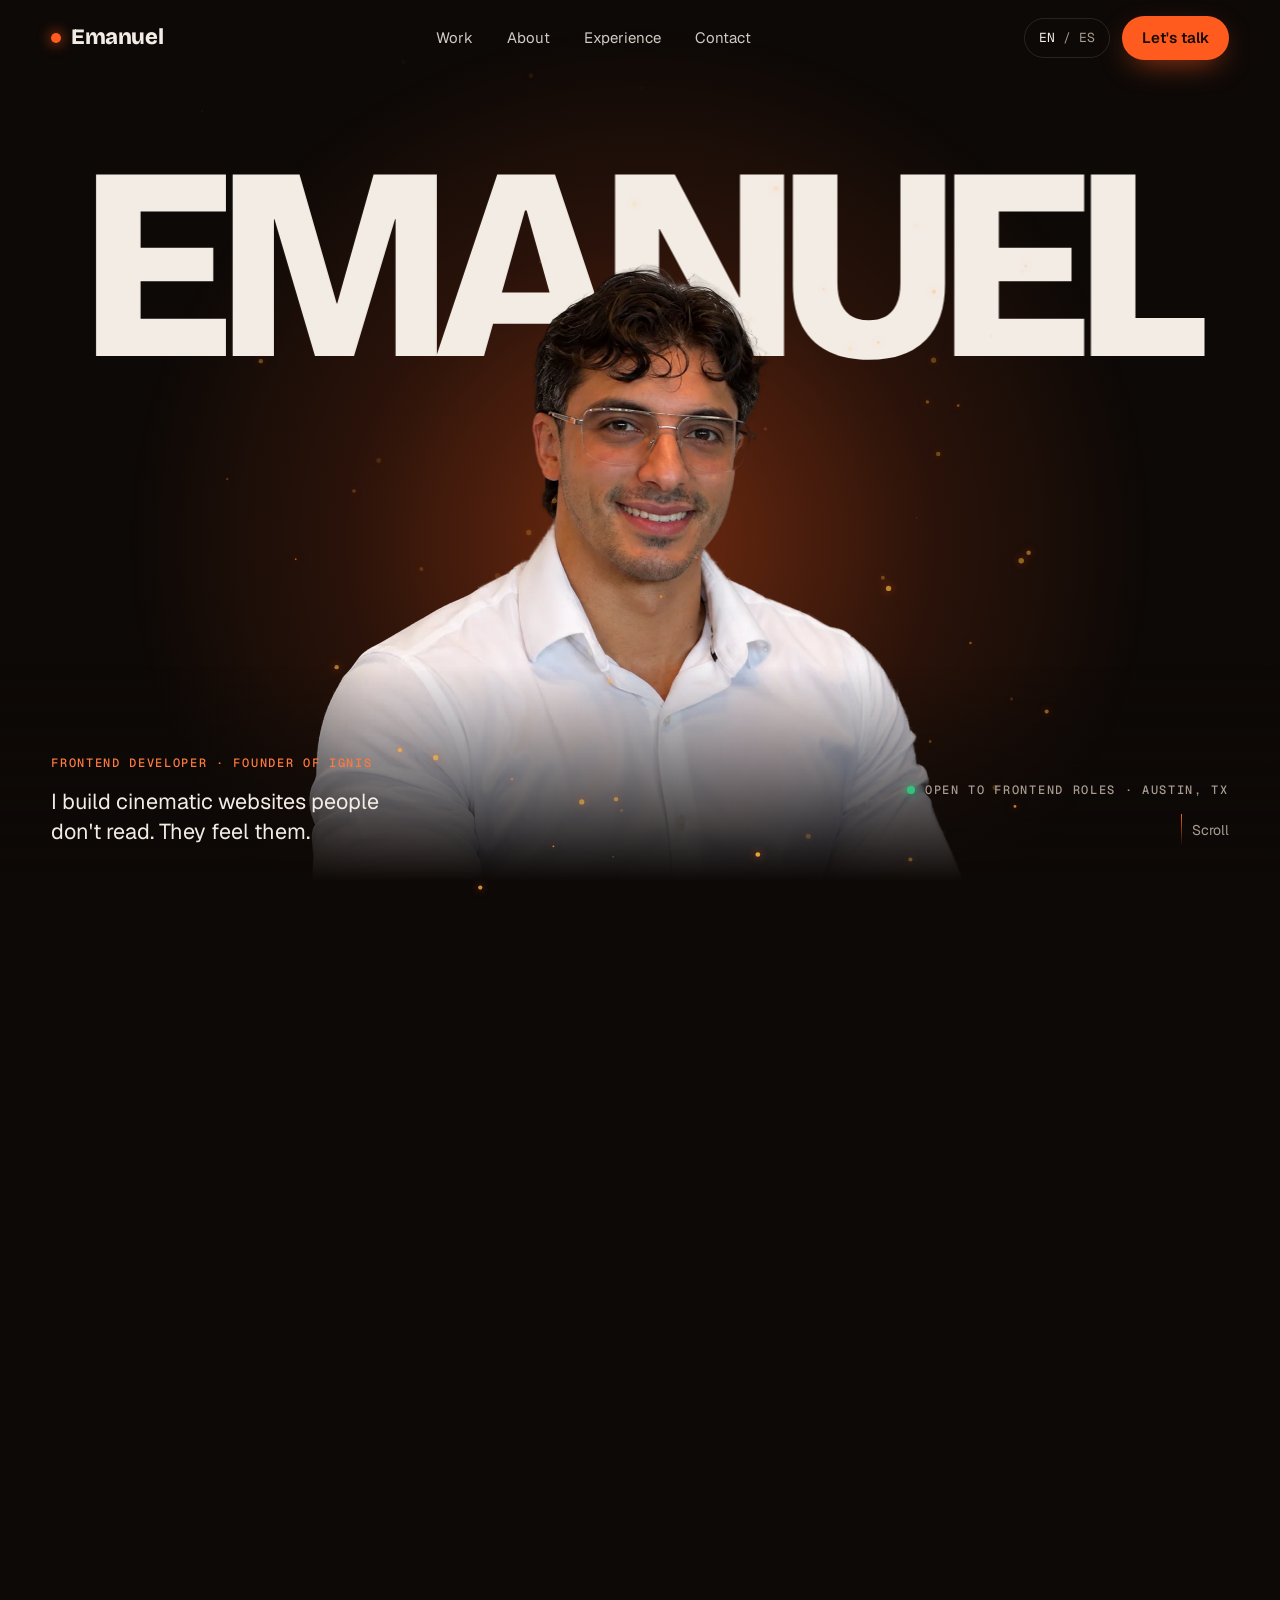
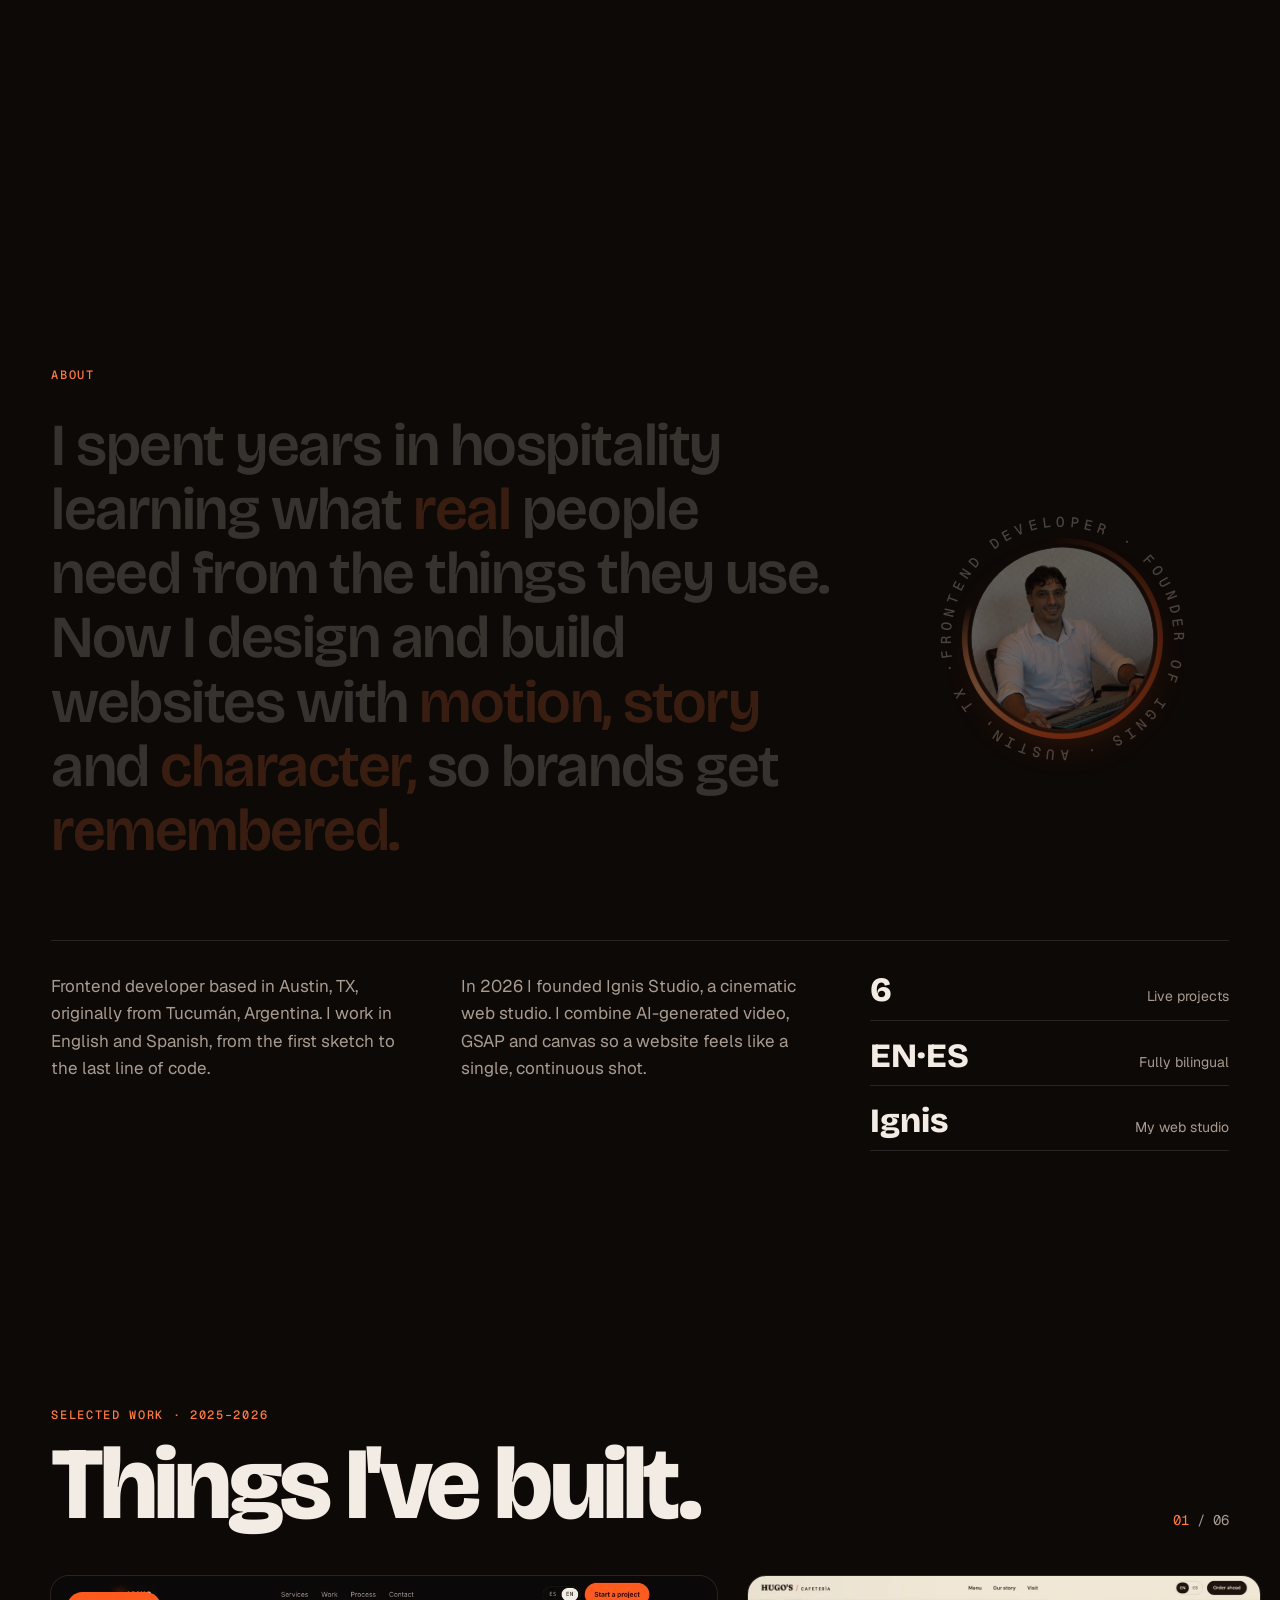
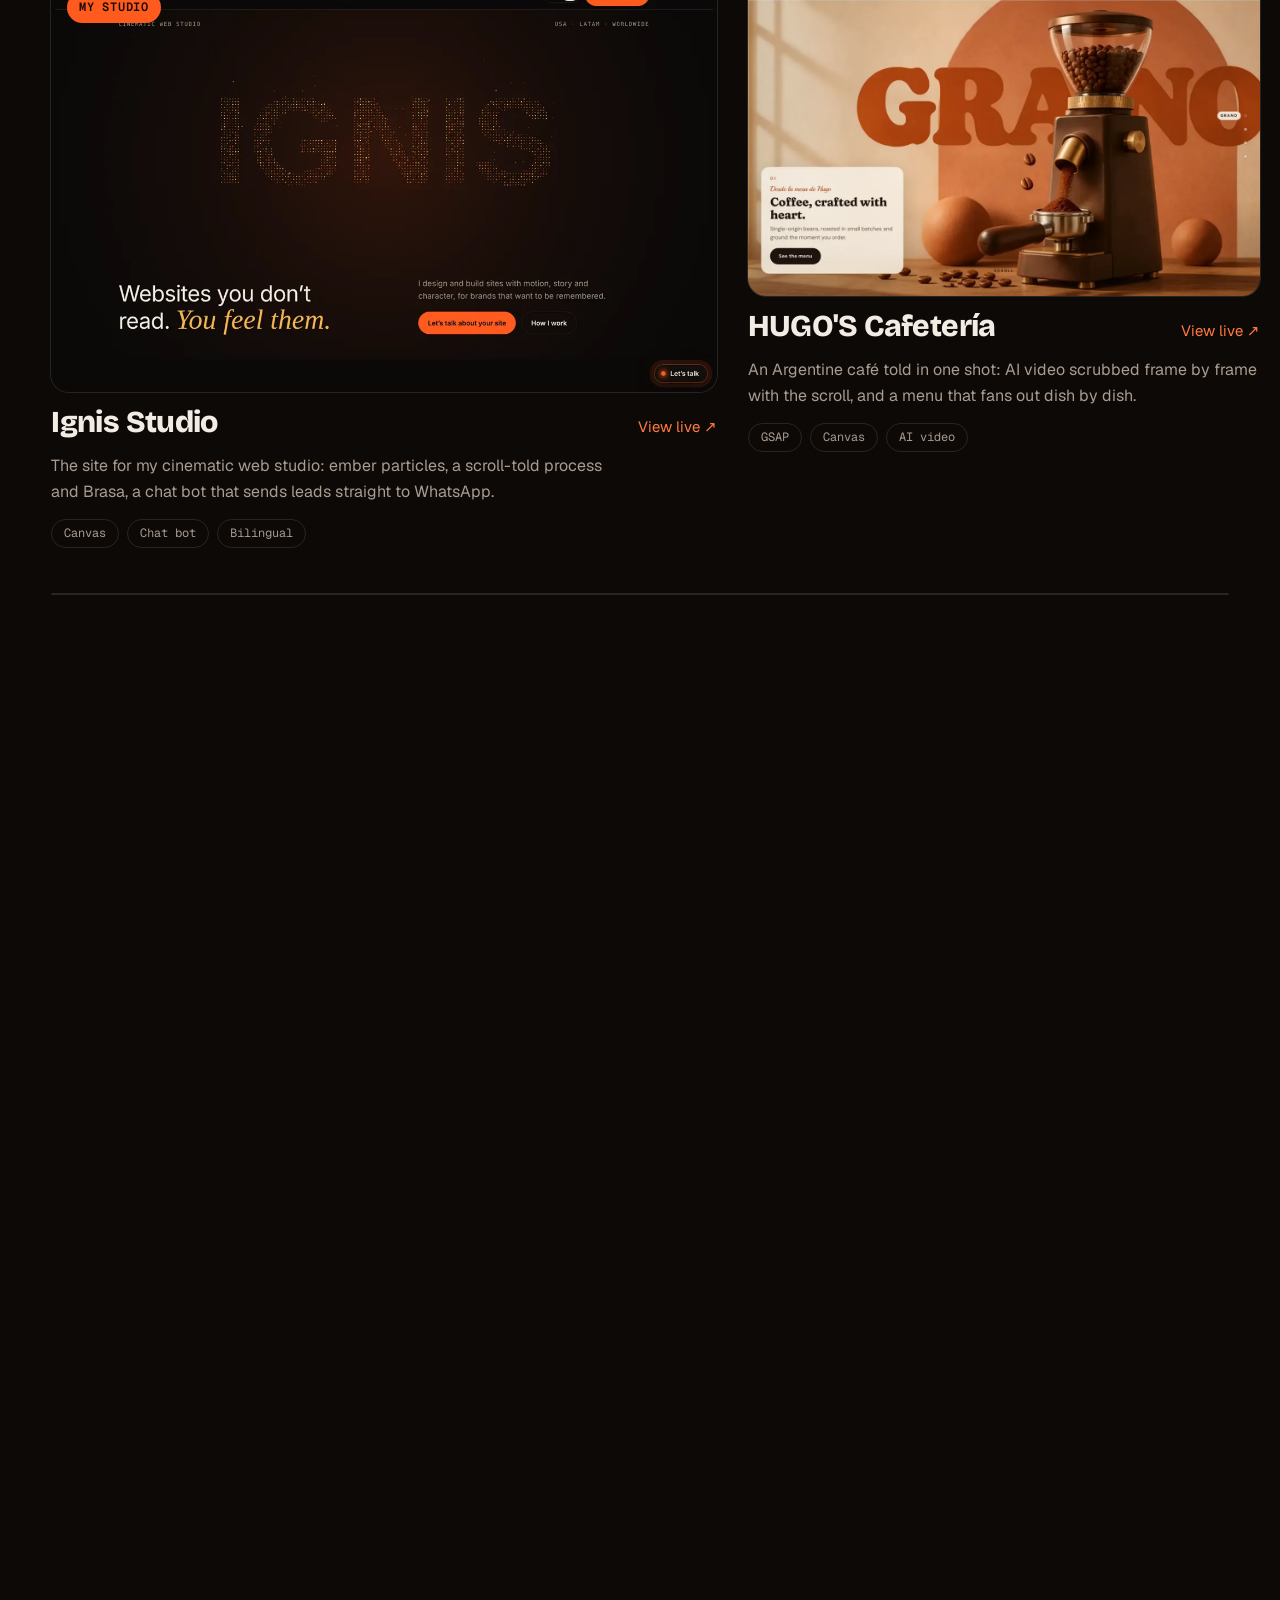
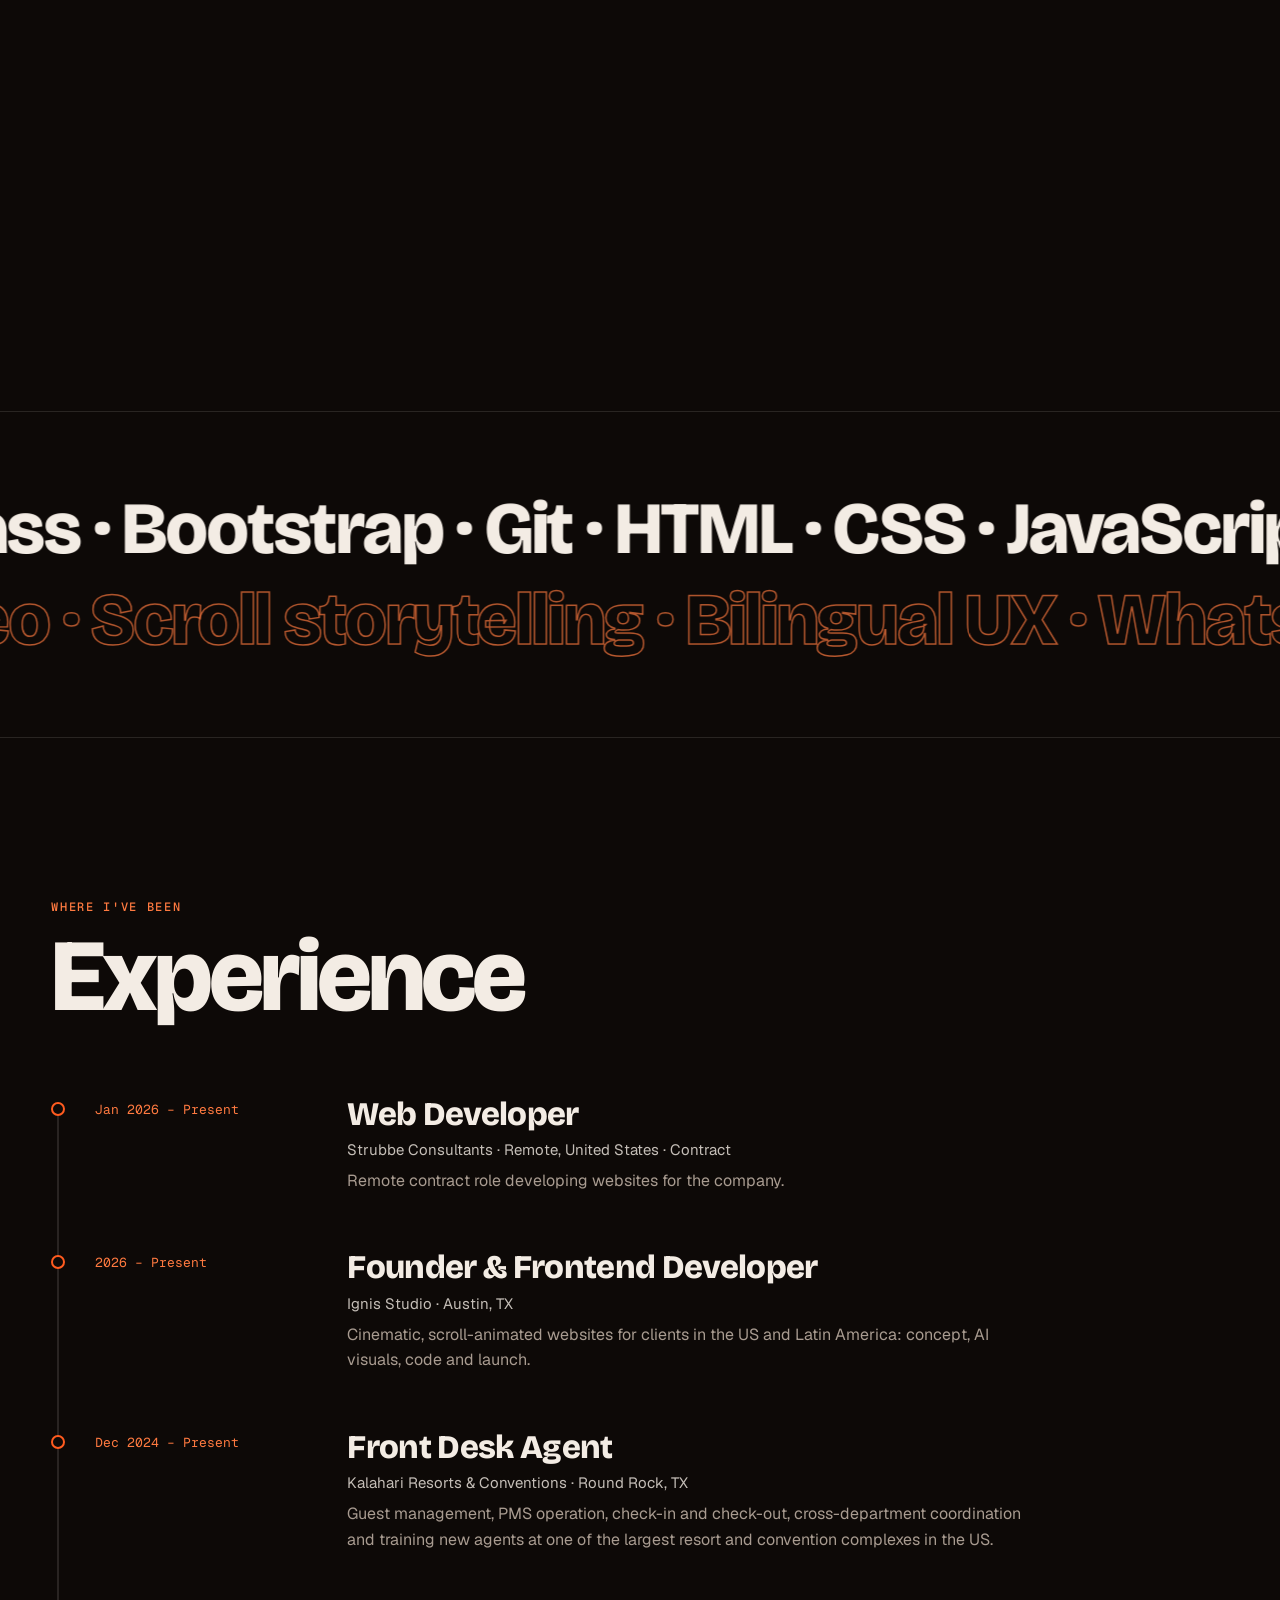
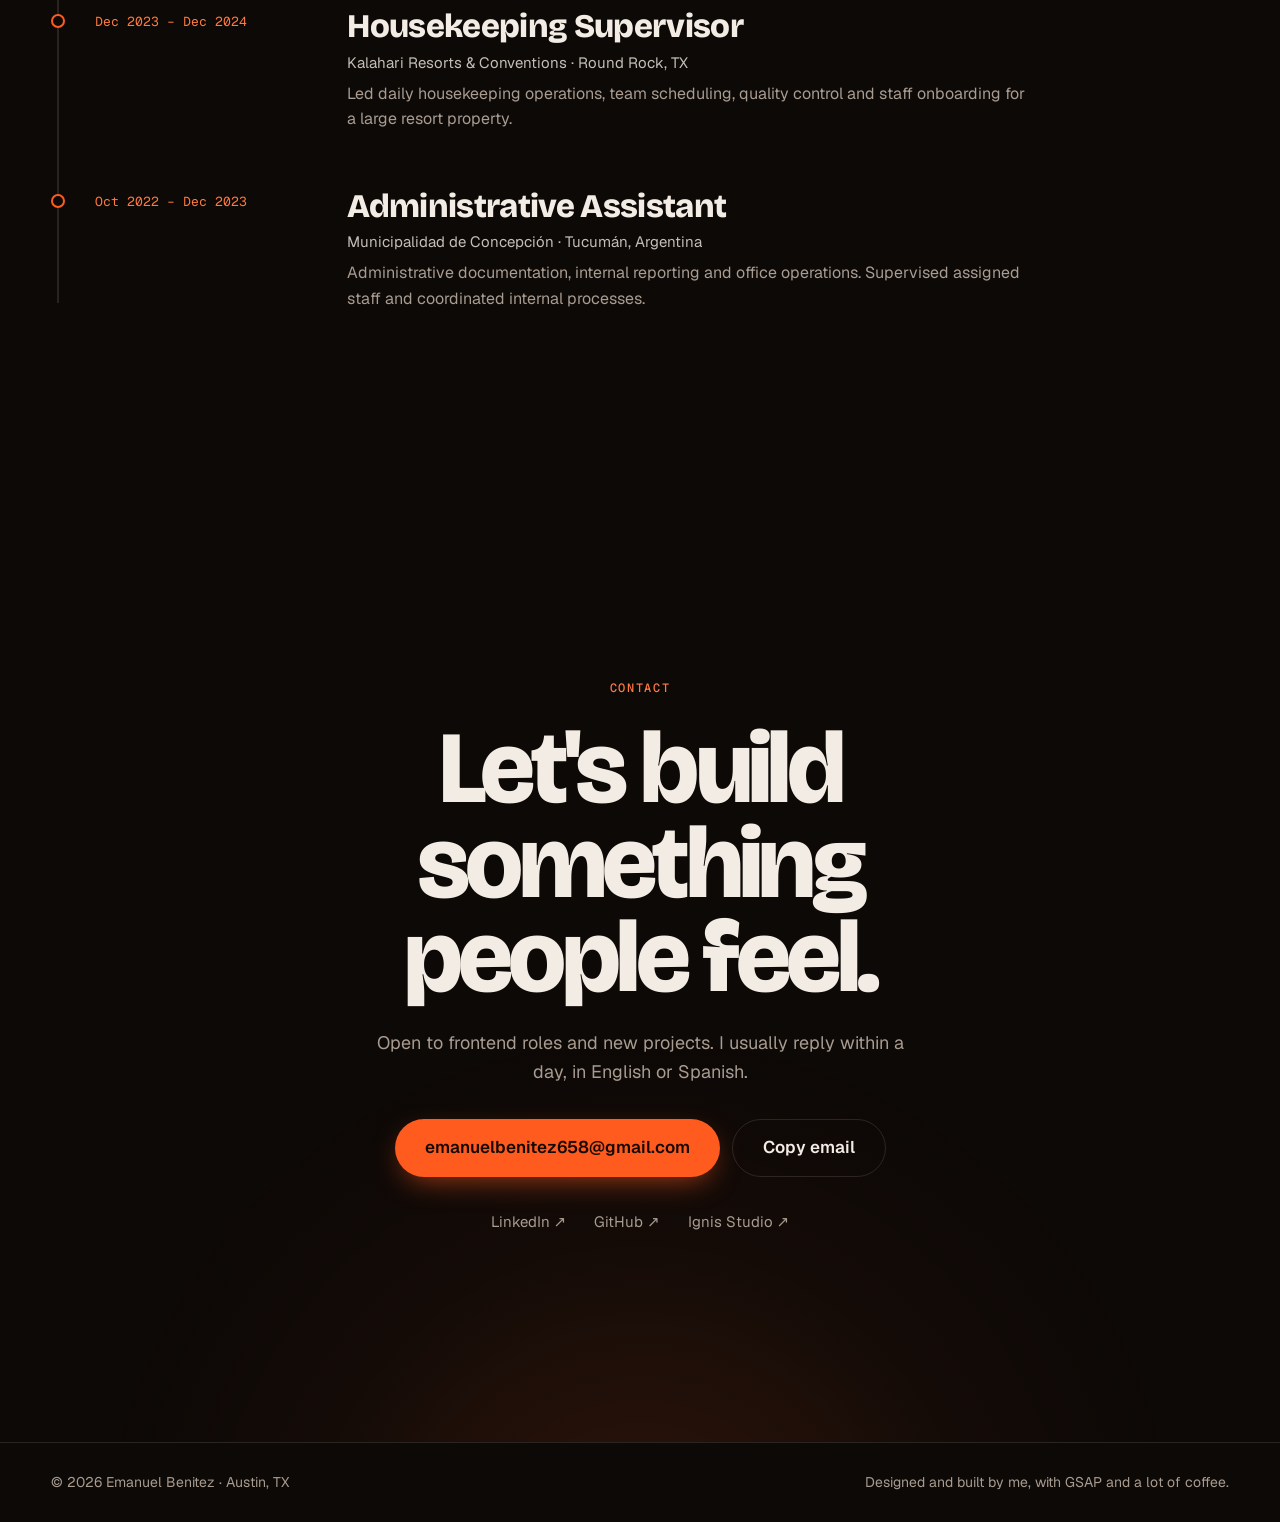
<file: index.html>
<!DOCTYPE html>
<html lang="en" class="no-js">
<head>
  <meta charset="utf-8">
  <meta name="viewport" content="width=device-width, initial-scale=1, viewport-fit=cover">
  <title>Emanuel Benitez · Frontend Developer & Founder of Ignis</title>
  <meta name="description" content="Frontend developer in Austin, TX and founder of Ignis Studio. I build cinematic websites people feel. Bilingual EN/ES.">
  <meta name="theme-color" content="#0D0907">
  <meta property="og:title" content="Emanuel Benitez · Frontend Developer">
  <meta property="og:description" content="I build cinematic websites people don't read. They feel them.">
  <meta property="og:image" content="https://fenix-emanuel.github.io/Curriculum/img/og.jpg">
  <meta name="twitter:card" content="summary_large_image">
  <link rel="icon" href="img/favicon.svg" type="image/svg+xml">
  <link rel="preload" as="font" type="font/woff2" href="fonts/bricolage.woff2" crossorigin>
  <link rel="preload" as="image" href="img/emanuel.webp">
  <link rel="stylesheet" href="styles.css">
</head>
<body>
  <a class="skip" href="#main" data-i18n="skip">Skip to content</a>

  <!-- ============ Header ============ -->
  <header class="header">
    <a class="logo" href="#top" aria-label="Emanuel Benitez, home"><span class="logo__dot"></span>Emanuel</a>
    <nav class="nav" id="nav" aria-label="Main">
      <a href="#work" data-i18n="navWork">Work</a>
      <a href="#about" data-i18n="navAbout">About</a>
      <a href="#experience" data-i18n="navExp">Experience</a>
      <a href="#contact" data-i18n="navContact">Contact</a>
    </nav>
    <div class="header__end">
      <button class="lang" id="lang" type="button" aria-label="Cambiar a español"><span data-l="en">EN</span> / <span data-l="es">ES</span></button>
      <a class="btn btn--ember btn--sm" href="#contact" data-i18n="talk">Let's talk</a>
    </div>
  </header>

  <main id="main">
    <!-- ============ Hero: nombre gigante detrás de la foto ============
         Al hacer scroll el nombre se abre hacia los costados y la foto se aleja. -->
    <section class="hero" id="top" aria-labelledby="heroName">
      <div class="hero__pin">
        <div class="hero__glow" aria-hidden="true"></div>
        <canvas class="hero__embers" id="embers" aria-hidden="true"></canvas>
        <h1 class="hero__name" id="heroName" aria-label="Emanuel Benitez">
          <span class="hero__half hero__half--l" aria-hidden="true">EMA</span><span class="hero__half hero__half--r" aria-hidden="true">NUEL</span>
        </h1>
        <picture class="hero__photo">
          <source media="(max-width: 700px)" srcset="img/emanuel-sm.webp">
          <img src="img/emanuel.webp" alt="Emanuel Benitez smiling, wearing a white shirt and glasses" width="1182" height="1133">
        </picture>
        <div class="hero__fade" aria-hidden="true"></div>

        <div class="hero__intro">
          <p class="kicker" data-i18n="heroKicker">Frontend developer · Founder of Ignis</p>
          <p class="hero__line" data-i18n="heroLine">I build cinematic websites people don't read. They feel them.</p>
        </div>
        <div class="hero__meta">
          <p class="kicker kicker--muted"><span class="status"></span><span data-i18n="heroStatus">Open to frontend roles · Austin, TX</span></p>
          <p class="scroll-cue" aria-hidden="true"><i></i><span data-i18n="scroll">Scroll</span></p>
        </div>
      </div>
    </section>

    <!-- ============ Manifiesto: las palabras se encienden con el scroll ============ -->
    <section class="about" id="about" aria-labelledby="aboutTitle">
      <div class="wrap">
        <p class="kicker" id="aboutTitle" data-i18n="aboutKicker">About</p>
        <div class="about__top">
          <p class="manifesto" data-split data-i18n="manifesto">I spent years in hospitality learning what real people need from the things they use. Now I design and build websites with motion, story and character, so brands get remembered.</p>
          <!-- Retrato en círculo: anillo de brasa y texto que gira alrededor -->
          <figure class="portrait">
            <span class="portrait__ring" aria-hidden="true"></span>
            <svg class="portrait__text" viewBox="0 0 200 200" aria-hidden="true"><defs><path id="ringPath" d="M100,100 m-86,0 a86,86 0 1,1 172,0 a86,86 0 1,1 -172,0"/></defs><text><textPath href="#ringPath" textLength="536" lengthAdjust="spacing" data-i18n="ringText">FRONTEND DEVELOPER · FOUNDER OF IGNIS · AUSTIN, TX ·</textPath></text></svg>
            <img class="portrait__img" src="img/emanuel-desk.webp" alt="Emanuel Benitez smiling at his desk, hands on the keyboard" width="900" height="900" loading="lazy">
          </figure>
        </div>
        <div class="about__grid">
          <p class="about__text" data-i18n="about1">Frontend developer based in Austin, TX, originally from Tucumán, Argentina. I work in English and Spanish, from the first sketch to the last line of code.</p>
          <p class="about__text" data-i18n="about2">In 2026 I founded Ignis Studio, a cinematic web studio. I combine AI-generated video, GSAP and canvas so a website feels like a single, continuous shot.</p>
          <dl class="stats">
            <div><dt>6</dt><dd data-i18n="stat1">Live projects</dd></div>
            <div><dt>EN·ES</dt><dd data-i18n="stat2">Fully bilingual</dd></div>
            <div><dt>Ignis</dt><dd data-i18n="stat3">My web studio</dd></div>
          </dl>
        </div>
      </div>
    </section>

    <!-- ============ Proyectos: fila horizontal que avanza con el scroll ============ -->
    <section class="work" id="work" aria-labelledby="workTitle">
      <div class="work__pin">
        <div class="work__head">
          <div>
            <p class="kicker" data-i18n="workKicker">Selected work · 2025–2026</p>
            <h2 class="title" id="workTitle" data-i18n="workTitle">Things I've built.</h2>
          </div>
          <p class="work__count" aria-hidden="true"><span id="workNow">01</span> / 06</p>
        </div>
        <div class="work__track" id="workTrack">
          <article class="proj proj--feature">
            <a class="proj__frame" href="https://theignisstudio.com" target="_blank" rel="noopener">
              <img src="img/work/ignis.webp" alt="Ignis Studio website" width="1200" height="750" loading="lazy">
              <span class="badge" data-i18n="featured">My studio</span>
            </a>
            <div class="proj__meta">
              <h3>Ignis Studio</h3>
              <a href="https://theignisstudio.com" target="_blank" rel="noopener" data-i18n="live">View live ↗</a>
            </div>
            <p data-i18n="pIgnis">The site for my cinematic web studio: ember particles, a scroll-told process and Brasa, a chat bot that sends leads straight to WhatsApp.</p>
            <ul class="tags"><li>Canvas</li><li>Chat bot</li><li data-i18n="bilingual">Bilingual</li></ul>
          </article>
          <article class="proj">
            <a class="proj__frame" href="https://fenix-emanuel.github.io/hugos-cafeteria/" target="_blank" rel="noopener">
              <img src="img/work/hugos.webp" alt="HUGO'S Cafetería website" width="1200" height="750" loading="lazy">
            </a>
            <div class="proj__meta">
              <h3>HUGO'S Cafetería</h3>
              <a href="https://fenix-emanuel.github.io/hugos-cafeteria/" target="_blank" rel="noopener" data-i18n="live">View live ↗</a>
            </div>
            <p data-i18n="pHugos">An Argentine café told in one shot: AI video scrubbed frame by frame with the scroll, and a menu that fans out dish by dish.</p>
            <ul class="tags"><li>GSAP</li><li>Canvas</li><li>AI video</li></ul>
          </article>
          <article class="proj">
            <a class="proj__frame" href="https://fenix-emanuel.github.io/el_fogon_tx/" target="_blank" rel="noopener">
              <img src="img/work/fogon.webp" alt="El Fogón TX website" width="1200" height="750" loading="lazy">
            </a>
            <div class="proj__meta">
              <h3>El Fogón TX</h3>
              <a href="https://fenix-emanuel.github.io/el_fogon_tx/" target="_blank" rel="noopener" data-i18n="live">View live ↗</a>
            </div>
            <p data-i18n="pFogon">From fire to table: a scroll-driven video and dishes that assemble themselves, ingredient by ingredient.</p>
            <ul class="tags"><li data-i18n="scrollVideo">Scroll video</li><li>3D</li><li data-i18n="bilingual">Bilingual</li></ul>
          </article>
          <article class="proj">
            <a class="proj__frame" href="https://fenix-emanuel.github.io/evo-landing/" target="_blank" rel="noopener">
              <img src="img/work/evo.webp" alt="EVO Solutions+ website" width="1200" height="750" loading="lazy">
            </a>
            <div class="proj__meta">
              <h3>EVO Solutions+</h3>
              <a href="https://fenix-emanuel.github.io/evo-landing/" target="_blank" rel="noopener" data-i18n="live">View live ↗</a>
            </div>
            <p data-i18n="pEvo">Follow the signal: a pulse of light travels a cable through each service, with products in front of giant words and a WhatsApp chat bot.</p>
            <ul class="tags"><li>GSAP</li><li>Canvas</li><li data-i18n="bilingual">Bilingual</li></ul>
          </article>
          <article class="proj">
            <a class="proj__frame" href="https://fenix-emanuel.github.io/entrega-2/" target="_blank" rel="noopener">
              <img src="img/work/balance.webp" alt="Balance Performance website" width="1200" height="750" loading="lazy">
            </a>
            <div class="proj__meta">
              <h3>Balance Performance</h3>
              <a href="https://fenix-emanuel.github.io/entrega-2/" target="_blank" rel="noopener" data-i18n="live">View live ↗</a>
            </div>
            <p data-i18n="pBalance">A premium sports brand on a single cinematic scroll: training, nutrition and supplements, with a horizontal method section and a shop that pre-fills the contact form.</p>
            <ul class="tags"><li>GSAP</li><li>Lenis</li><li>E-commerce</li></ul>
          </article>
          <article class="proj">
            <a class="proj__frame" href="https://fenix-emanuel.github.io/Finanzas/" target="_blank" rel="noopener">
              <img src="img/work/finanzas.webp" alt="Flow personal finance dashboard" width="1200" height="750" loading="lazy">
            </a>
            <div class="proj__meta">
              <h3>Flow · Finance app</h3>
              <a href="https://fenix-emanuel.github.io/Finanzas/" target="_blank" rel="noopener" data-i18n="live">View live ↗</a>
            </div>
            <p data-i18n="pFin">A local-first personal finance app: live demo with six months of data, cash flow and category charts, editable budgets and CSV export. EN/ES, light and dark.</p>
            <ul class="tags"><li>JavaScript</li><li>Chart.js</li><li>Local-first</li></ul>
          </article>
        </div>
        <div class="work__bar" aria-hidden="true"><span id="workBar"></span></div>
      </div>
    </section>

    <!-- ============ Stack: dos filas que se mueven en sentido contrario ============ -->
    <section class="stack" aria-labelledby="stackTitle">
      <h2 class="visually-hidden" id="stackTitle" data-i18n="stackTitle">Tools I work with</h2>
      <div class="marquee" aria-hidden="true"><div class="marquee__row">HTML · CSS · JavaScript · React · GSAP · Canvas · Lenis · Sass · Bootstrap · Git · HTML · CSS · JavaScript · React · GSAP · Canvas · Lenis · Sass · Bootstrap · Git ·</div></div>
      <div class="marquee marquee--alt" aria-hidden="true"><div class="marquee__row">Higgsfield · AI video · Scroll storytelling · Bilingual UX · WhatsApp bots · Higgsfield · AI video · Scroll storytelling · Bilingual UX · WhatsApp bots ·</div></div>
      <ul class="visually-hidden"><li>HTML</li><li>CSS</li><li>JavaScript</li><li>React</li><li>GSAP</li><li>Canvas</li><li>Lenis</li><li>Sass</li><li>Bootstrap</li><li>Git</li></ul>
    </section>

    <!-- ============ Experiencia: la línea se llena de fuego al bajar ============ -->
    <section class="exp" id="experience" aria-labelledby="expTitle">
      <div class="wrap">
        <p class="kicker" data-i18n="expKicker">Where I've been</p>
        <h2 class="title" id="expTitle" data-i18n="expTitle">Experience</h2>
        <ol class="timeline">
          <li class="timeline__line" aria-hidden="true"><span id="expLine"></span></li>
          <li class="job">
            <p class="job__when" data-i18n="jsWhen">Jan 2026 – Present</p>
            <h3 class="job__role" data-i18n="jsRole">Web Developer</h3>
            <p class="job__where" data-i18n="jsWhere">Strubbe Consultants · Remote, United States · Contract</p>
            <p class="job__desc" data-i18n="jsDesc">Remote contract role developing websites for the company.</p>
          </li>
          <li class="job">
            <p class="job__when" data-i18n="j0when">2026 – Present</p>
            <h3 class="job__role" data-i18n="j0role">Founder & Frontend Developer</h3>
            <p class="job__where">Ignis Studio · Austin, TX</p>
            <p class="job__desc" data-i18n="j0desc">Cinematic, scroll-animated websites for clients in the US and Latin America: concept, AI visuals, code and launch.</p>
          </li>
          <li class="job">
            <p class="job__when" data-i18n="j1when">Dec 2024 – Present</p>
            <h3 class="job__role" data-i18n="j1role">Front Desk Agent</h3>
            <p class="job__where">Kalahari Resorts & Conventions · Round Rock, TX</p>
            <p class="job__desc" data-i18n="j1desc">Guest management, PMS operation, check-in and check-out, cross-department coordination and training new agents at one of the largest resort and convention complexes in the US.</p>
          </li>
          <li class="job">
            <p class="job__when" data-i18n="j2when">Dec 2023 – Dec 2024</p>
            <h3 class="job__role" data-i18n="j2role">Housekeeping Supervisor</h3>
            <p class="job__where">Kalahari Resorts & Conventions · Round Rock, TX</p>
            <p class="job__desc" data-i18n="j2desc">Led daily housekeeping operations, team scheduling, quality control and staff onboarding for a large resort property.</p>
          </li>
          <li class="job">
            <p class="job__when" data-i18n="j3when">Oct 2022 – Dec 2023</p>
            <h3 class="job__role" data-i18n="j3role">Administrative Assistant</h3>
            <p class="job__where">Municipalidad de Concepción · Tucumán, Argentina</p>
            <p class="job__desc" data-i18n="j3desc">Administrative documentation, internal reporting and office operations. Supervised assigned staff and coordinated internal processes.</p>
          </li>
        </ol>
      </div>
    </section>

    <!-- ============ Contacto ============ -->
    <section class="contact" id="contact" aria-labelledby="contactTitle">
      <div class="contact__glow" aria-hidden="true"></div>
      <div class="wrap contact__inner">
        <p class="kicker" data-i18n="contactKicker">Contact</p>
        <h2 class="contact__title" id="contactTitle" data-i18n="contactTitle">Let's build something people feel.</h2>
        <p class="contact__lead" data-i18n="contactLead">Open to frontend roles and new projects. I usually reply within a day, in English or Spanish.</p>
        <div class="contact__mail">
          <a class="btn btn--ember btn--lg" href="mailto:emanuelbenitez658@gmail.com">emanuelbenitez658@gmail.com</a>
          <button class="btn btn--ghost btn--lg" type="button" id="copyMail" data-i18n="copy">Copy email</button>
        </div>
        <ul class="socials">
          <li><a href="https://www.linkedin.com/in/emanuel-benitez-02b284258/" target="_blank" rel="noopener">LinkedIn ↗</a></li>
          <li><a href="https://github.com/Fenix-Emanuel" target="_blank" rel="noopener">GitHub ↗</a></li>
          <li><a href="https://theignisstudio.com" target="_blank" rel="noopener">Ignis Studio ↗</a></li>
        </ul>
      </div>
    </section>
  </main>

  <footer class="footer">
    <p>© 2026 Emanuel Benitez · Austin, TX</p>
    <p data-i18n="footer">Designed and built by me, with GSAP and a lot of coffee.</p>
  </footer>

  <!-- Librerías servidas desde el propio sitio (GSAP 3.12.5, Lenis 1.1.13) -->
  <script src="vendor/gsap.min.js"></script>
  <script src="vendor/ScrollTrigger.min.js"></script>
  <script src="vendor/lenis.min.js"></script>
  <script src="main.js"></script>
</body>
</html>
</file>
<file: styles.css>
/* ==========================================================================
   Emanuel Benitez · Portafolio (dirección "Brasa")
   Oscuro con el fuego de Ignis: brasa naranja sobre carbón.
   ========================================================================== */
@font-face { font-family: 'Bricolage'; src: url(fonts/bricolage.woff2) format('woff2-variations'); font-weight: 200 800; font-display: swap; }
@font-face { font-family: 'Geist'; src: url(fonts/geist.woff2) format('woff2-variations'); font-weight: 100 900; font-display: swap; }
@font-face { font-family: 'Geist Mono'; src: url(fonts/geist-mono.woff2) format('woff2-variations'); font-weight: 100 900; font-display: swap; }

:root {
  --coal: #0D0907;
  --coal-2: #15100D;
  --coal-3: #1E1713;
  --ink: #F3ECE4;
  --muted: #A89B90;
  --ember: #FF5B1F;
  --ember-2: #FF7A40;
  --ember-ink: #170A04;
  --line: rgba(243, 236, 228, 0.12);

  --f-display: 'Bricolage', 'Arial Narrow', system-ui, sans-serif;
  --f-body: 'Geist', system-ui, -apple-system, 'Segoe UI', sans-serif;
  --f-mono: 'Geist Mono', ui-monospace, 'SFMono-Regular', monospace;

  --gutter: max(20px, min(4vw, 56px));
  --header-h: 76px;
  --ease: cubic-bezier(.2, .7, .2, 1);
}

*, *::before, *::after { box-sizing: border-box; }
* { margin: 0; padding: 0; }
html { -webkit-text-size-adjust: 100%; color-scheme: dark; }
html.lenis, html.lenis body { height: auto; }
.lenis.lenis-smooth { scroll-behavior: auto !important; }
body { background: var(--coal); color: var(--ink); font-family: var(--f-body); font-size: 1rem; line-height: 1.6; -webkit-font-smoothing: antialiased; overflow-x: hidden; }
img { display: block; max-width: 100%; height: auto; }
a { color: inherit; }
ul, ol { list-style: none; }
button { font: inherit; color: inherit; background: none; border: 0; cursor: pointer; }
:focus-visible { outline: 2px solid var(--ember); outline-offset: 3px; border-radius: 4px; }
::selection { background: var(--ember); color: var(--ember-ink); }
[id] { scroll-margin-top: calc(var(--header-h) + 12px); }
.visually-hidden { position: absolute; width: 1px; height: 1px; overflow: hidden; clip: rect(0 0 0 0); white-space: nowrap; }
.skip { position: fixed; left: 16px; top: -60px; z-index: 100; padding: 10px 16px; border-radius: 8px; background: var(--ink); color: var(--coal); }
.skip:focus { top: 16px; }

.wrap { width: min(100% - var(--gutter) * 2, 1200px); margin-inline: auto; }
.kicker { display: flex; align-items: center; gap: 10px; font-family: var(--f-mono); font-size: 12px; font-weight: 500; letter-spacing: 0.14em; text-transform: uppercase; color: var(--ember-2); }
.kicker--muted { color: var(--muted); }
.title { font-family: var(--f-display); font-weight: 800; font-size: clamp(3rem, 1.6rem + 6vw, 6.8rem); line-height: 0.9; letter-spacing: -0.04em; margin-top: 14px; }

/* ---------------- Botones ---------------- */
.btn { display: inline-flex; align-items: center; justify-content: center; gap: 8px; min-height: 48px; padding: 0 24px; border-radius: 999px; text-decoration: none; font-weight: 600; font-size: 15px; transition: transform .3s var(--ease), background .3s, box-shadow .3s, color .3s; }
.btn:hover { transform: translateY(-2px); }
.btn--ember { background: var(--ember); color: var(--ember-ink); box-shadow: 0 10px 30px -10px rgba(255, 91, 31, 0.7); }
.btn--ember:hover { background: var(--ember-2); color: var(--ember-ink); box-shadow: 0 14px 40px -10px rgba(255, 91, 31, 0.9); }
.btn--ghost { border: 1px solid var(--line); color: var(--ink); }
.btn--ghost:hover { border-color: var(--ember); color: var(--ember-2); }
.btn--sm { min-height: 44px; padding: 0 20px; }
.btn--lg { min-height: 58px; padding: 0 30px; font-size: 17px; }

/* ---------------- Header ---------------- */
.header { position: fixed; inset: 0 0 auto; z-index: 50; height: var(--header-h); display: flex; align-items: center; justify-content: space-between; gap: 16px; padding: env(safe-area-inset-top, 0px) var(--gutter) 0; transition: background .4s, backdrop-filter .4s; }
.header.is-solid { background: rgba(13, 9, 7, 0.72); backdrop-filter: blur(14px); -webkit-backdrop-filter: blur(14px); border-bottom: 1px solid var(--line); }
.logo { display: inline-flex; align-items: center; gap: 10px; text-decoration: none; font-family: var(--f-display); font-weight: 800; font-size: 22px; letter-spacing: -0.02em; }
.logo__dot { width: 10px; height: 10px; border-radius: 50%; background: var(--ember); box-shadow: 0 0 14px var(--ember); animation: flicker 3s ease-in-out infinite; }
@keyframes flicker { 0%, 100% { opacity: 1; } 45% { opacity: .75; } 55% { opacity: 1; } 70% { opacity: .85; } }
.nav { display: flex; gap: 34px; font-size: 15px; }
.nav a { position: relative; text-decoration: none; color: var(--ink); opacity: .85; transition: opacity .3s; }
.nav a::after { content: ""; position: absolute; left: 0; right: 100%; bottom: -6px; height: 1.5px; background: var(--ember); transition: right .35s var(--ease); }
.nav a:hover { opacity: 1; }
.nav a:hover::after { right: 0; }
.header__end { display: flex; align-items: center; gap: 12px; }
.lang { min-height: 40px; padding: 0 14px; border-radius: 999px; border: 1px solid var(--line); font-family: var(--f-mono); font-size: 13px; color: var(--muted); }
.lang [data-l].is-on { color: var(--ink); }

/* ---------------- Hero ---------------- */
.hero { position: relative; height: 200vh; }
.hero__pin { position: sticky; top: 0; height: 100vh; height: 100svh; overflow: hidden; }
.hero__glow { position: absolute; left: 50%; top: 60%; width: min(1100px, 140vw); aspect-ratio: 1; translate: -50% -50%; border-radius: 50%; background: radial-gradient(circle, rgba(255, 91, 31, 0.42) 0%, rgba(255, 91, 31, 0.12) 38%, rgba(13, 9, 7, 0) 66%); pointer-events: none; }
.hero__embers { position: absolute; inset: 0; width: 100%; height: 100%; pointer-events: none; z-index: 3; }
.hero__name { position: absolute; left: 0; right: 0; top: 17vh; display: flex; justify-content: center; font-family: var(--f-display); font-weight: 800; font-size: clamp(5.5rem, 21.5vw, 21rem); line-height: .82; letter-spacing: -0.045em; white-space: nowrap; color: var(--ink); z-index: 1; }
.hero__half { display: inline-block; will-change: transform; }
.hero__photo { position: absolute; left: 50%; bottom: 0; width: min(760px, 52vw); translate: -50% 0; z-index: 2; will-change: transform; }
.hero__photo img { width: 100%; }
.hero__fade { position: absolute; left: 0; right: 0; bottom: 0; height: 26vh; background: linear-gradient(0deg, var(--coal) 8%, rgba(13, 9, 7, 0)); z-index: 2; pointer-events: none; }
.hero__intro { position: absolute; left: var(--gutter); bottom: clamp(28px, 6vh, 56px); width: min(360px, 44vw); display: grid; gap: 12px; z-index: 4; }
.hero__line { font-size: clamp(1.1rem, .95rem + .5vw, 1.35rem); line-height: 1.4; }
.hero__meta { position: absolute; right: var(--gutter); bottom: clamp(28px, 6vh, 56px); display: grid; justify-items: end; gap: 14px; text-align: right; z-index: 4; }
.status { width: 8px; height: 8px; border-radius: 50%; background: #34C27A; box-shadow: 0 0 10px #34C27A; }
.scroll-cue { display: flex; align-items: center; gap: 10px; font-size: 14px; color: var(--muted); }
.scroll-cue i { display: block; width: 1px; height: 32px; background: linear-gradient(var(--ember), transparent); transform-origin: top; animation: cue 2s var(--ease) infinite; }
@keyframes cue { 0% { transform: scaleY(0); } 60% { transform: scaleY(1); opacity: 1; } 100% { transform: scaleY(1); opacity: 0; } }

/* ---------------- Manifiesto ---------------- */
.about { position: relative; padding-block: clamp(6rem, 4rem + 8vw, 11rem); }
.about__top { display: grid; grid-template-columns: minmax(0, 1fr) auto; align-items: center; gap: clamp(32px, 5vw, 80px); margin-top: 28px; }
.about__top .manifesto { margin-top: 0; }

/* Retrato en círculo */
.portrait { position: relative; width: clamp(240px, 26vw, 360px); aspect-ratio: 1; flex-shrink: 0; }
.portrait__img { position: absolute; inset: 15%; width: 70%; height: 70%; border-radius: 50%; object-fit: cover; box-shadow: 0 0 0 1px rgba(243, 236, 228, .1), 0 24px 60px -18px rgba(255, 91, 31, .55); }
.portrait__ring { position: absolute; inset: 11%; border-radius: 50%; background: conic-gradient(from 0deg, rgba(255, 91, 31, 0) 0deg, var(--ember) 200deg, #FFB27A 250deg, rgba(255, 91, 31, 0) 300deg); -webkit-mask: radial-gradient(circle, transparent 0 66%, #000 67% 70%, transparent 71%); mask: radial-gradient(circle, transparent 0 66%, #000 67% 70%, transparent 71%); animation: spin 6s linear infinite; filter: drop-shadow(0 0 8px var(--ember)); }
.portrait__text { position: absolute; inset: 0; width: 100%; height: 100%; animation: spin 28s linear infinite reverse; overflow: visible; }
.portrait__text text { font-family: var(--f-mono); font-size: 11px; font-weight: 500; fill: var(--muted); }
@keyframes spin { to { transform: rotate(360deg); } }
.reduced .portrait__ring, .reduced .portrait__text { animation: none; }

.manifesto { margin-top: 28px; font-family: var(--f-display); font-weight: 600; font-size: clamp(1.9rem, 1rem + 3.4vw, 4rem); line-height: 1.08; letter-spacing: -0.025em; max-width: 22ch; max-width: 1100px; }
.manifesto .w { opacity: .18; transition: opacity .2s linear; }
.manifesto .w.is-hot { opacity: 1; }
.manifesto .w--ember { color: var(--ember-2); }
.about__grid { display: grid; grid-template-columns: repeat(3, minmax(0, 1fr)); gap: clamp(24px, 4vw, 56px); margin-top: clamp(3rem, 6vw, 5rem); padding-top: 32px; border-top: 1px solid var(--line); }
.about__text { color: var(--muted); font-size: 17px; max-width: 34ch; }
.stats { display: grid; gap: 18px; }
.stats div { display: flex; align-items: baseline; justify-content: space-between; gap: 16px; padding-bottom: 12px; border-bottom: 1px solid var(--line); }
.stats dt { font-family: var(--f-display); font-weight: 800; font-size: 34px; line-height: 1; }
.stats dd { color: var(--muted); font-size: 14px; }

/* ---------------- Proyectos (fila horizontal) ---------------- */
.work { position: relative; background: var(--coal); }
.work__pin { min-height: 100vh; min-height: 100svh; display: flex; flex-direction: column; justify-content: center; gap: clamp(28px, 5vh, 52px); padding: calc(var(--header-h) + 12px) 0 40px; overflow: hidden; }
.work__head { display: flex; align-items: flex-end; justify-content: space-between; gap: 24px; padding-inline: var(--gutter); }
.work__count { font-family: var(--f-mono); font-size: 14px; color: var(--muted); white-space: nowrap; }
.work__count span { color: var(--ember-2); }
.work__track { display: flex; gap: clamp(20px, 2.4vw, 36px); padding-inline: var(--gutter); width: max-content; will-change: transform; }
.proj { flex: 0 0 clamp(300px, 40vw, 600px); display: flex; flex-direction: column; gap: 14px; }
.proj--feature { flex-basis: clamp(320px, 52vw, 780px); }
.proj__frame { position: relative; display: block; aspect-ratio: 16 / 10; border-radius: 18px; overflow: hidden; background: var(--coal-3); box-shadow: 0 0 0 1px var(--line); transition: box-shadow .5s var(--ease), transform .5s var(--ease); }
.proj__frame img { width: 100%; height: 100%; object-fit: cover; transition: transform 1s var(--ease); }
.proj__frame:hover { box-shadow: 0 0 0 1px rgba(255, 91, 31, .5), 0 30px 80px -30px rgba(255, 91, 31, .6); transform: translateY(-4px); }
.proj__frame:hover img { transform: scale(1.045); }
.badge { position: absolute; left: 16px; top: 16px; padding: 6px 12px; border-radius: 999px; background: var(--ember); color: var(--ember-ink); font-family: var(--f-mono); font-size: 12px; font-weight: 600; letter-spacing: .06em; text-transform: uppercase; }
.proj__meta { display: flex; align-items: baseline; justify-content: space-between; gap: 16px; }
.proj h3 { font-family: var(--f-display); font-weight: 800; font-size: clamp(1.5rem, 1.1rem + 1vw, 2.1rem); letter-spacing: -0.02em; line-height: 1.1; }
.proj__meta a { flex-shrink: 0; text-decoration: none; color: var(--ember-2); font-size: 15px; }
.proj__meta a:hover { color: var(--ink); }
.proj > p { color: var(--muted); font-size: 16px; max-width: 52ch; }
.tags { display: flex; flex-wrap: wrap; gap: 8px; }
.tags li { padding: 4px 12px; border-radius: 999px; border: 1px solid var(--line); font-family: var(--f-mono); font-size: 12px; color: var(--muted); }
.work__bar { margin-inline: var(--gutter); height: 2px; background: var(--line); border-radius: 2px; overflow: hidden; }
.work__bar span { display: block; height: 100%; width: 100%; background: var(--ember); transform: scaleX(0); transform-origin: left; }

/* Tarjeta de Finanzas: tablero dibujado con CSS */
.proj__frame--dash { display: grid; place-items: center; background: radial-gradient(circle at 70% 20%, #2A1B12, var(--coal-3)); }
.dash { width: 82%; display: grid; grid-template-columns: repeat(3, minmax(0, 1fr)); gap: 10px; }
.kpi { padding: 12px 14px; border-radius: 12px; background: rgba(243, 236, 228, .05); border: 1px solid var(--line); }
.kpi small { display: block; font-family: var(--f-mono); font-size: 11px; color: var(--muted); }
.kpi b { font-family: var(--f-display); font-size: clamp(1rem, .7rem + .8vw, 1.5rem); }
.kpi--hot b { color: var(--ember-2); }
.bars { grid-column: 1 / -1; height: clamp(90px, 10vw, 150px); display: flex; align-items: flex-end; gap: 8px; padding: 14px; border-radius: 12px; background: rgba(243, 236, 228, .04); border: 1px solid var(--line); }
.bars i { flex: 1; height: var(--h); border-radius: 4px 4px 0 0; background: linear-gradient(var(--ember-2), rgba(255, 91, 31, .25)); }

/* ---------------- Stack (marquesina) ---------------- */
.stack { padding-block: clamp(3rem, 6vw, 5rem); border-block: 1px solid var(--line); overflow: hidden; display: grid; gap: 10px; }
.marquee { overflow: hidden; }
.marquee__row { display: inline-block; white-space: nowrap; font-family: var(--f-display); font-weight: 800; font-size: clamp(2.4rem, 1.4rem + 4vw, 5.5rem); line-height: 1.1; letter-spacing: -0.03em; will-change: transform; }
.marquee--alt .marquee__row { color: transparent; -webkit-text-stroke: 1.5px rgba(255, 122, 64, .7); }

/* ---------------- Experiencia ---------------- */
.exp { padding-block: clamp(6rem, 4rem + 8vw, 10rem); }
.timeline { position: relative; display: grid; gap: clamp(36px, 5vw, 56px); margin-top: clamp(3rem, 6vw, 4.5rem); padding-left: 44px; }
.timeline__line { position: absolute; left: 6px; top: 8px; bottom: 8px; width: 2px; background: var(--line); }
.timeline__line span { display: block; width: 100%; height: 100%; background: linear-gradient(var(--ember-2), var(--ember)); box-shadow: 0 0 12px var(--ember); transform-origin: top; transform: scaleY(0); }
.job { position: relative; display: grid; grid-template-columns: 220px minmax(0, 1fr); column-gap: 32px; row-gap: 6px; }
.job::before { content: ""; position: absolute; left: -44px; top: 6px; width: 14px; height: 14px; border-radius: 50%; background: var(--coal); border: 2px solid var(--ember); }
.job::before { transition: background .4s, box-shadow .4s; }
.job.is-lit::before { background: var(--ember); box-shadow: 0 0 16px var(--ember); }
.job__when { grid-row: 1 / 4; font-family: var(--f-mono); font-size: 13px; color: var(--ember-2); padding-top: 4px; }
.job__role { font-family: var(--f-display); font-weight: 800; font-size: clamp(1.5rem, 1.1rem + 1.2vw, 2.2rem); letter-spacing: -0.02em; line-height: 1.1; }
.job__where { color: var(--ink); opacity: .8; font-size: 15px; }
.job__desc { color: var(--muted); max-width: 62ch; }

/* ---------------- Contacto ---------------- */
.contact { position: relative; overflow: hidden; padding-block: clamp(7rem, 5rem + 10vw, 13rem); text-align: center; }
.contact__glow { position: absolute; left: 50%; bottom: -45%; width: min(1200px, 160vw); aspect-ratio: 1; translate: -50% 0; border-radius: 50%; background: radial-gradient(circle, rgba(255, 91, 31, .38), rgba(255, 91, 31, .08) 40%, transparent 65%); pointer-events: none; }
.contact__inner { position: relative; display: grid; justify-items: center; gap: 24px; }
.contact__title { font-family: var(--f-display); font-weight: 800; font-size: clamp(2.8rem, 1.2rem + 6.5vw, 7.5rem); line-height: .92; letter-spacing: -0.045em; max-width: 14ch; text-wrap: balance; }
.contact__lead { color: var(--muted); font-size: 18px; max-width: 46ch; }
.contact__mail { display: flex; flex-wrap: wrap; justify-content: center; gap: 12px; margin-top: 8px; }
.socials { display: flex; flex-wrap: wrap; justify-content: center; gap: 28px; margin-top: 8px; }
.socials a { text-decoration: none; color: var(--muted); font-size: 15px; transition: color .3s; }
.socials a:hover { color: var(--ember-2); }
.footer { display: flex; flex-wrap: wrap; justify-content: space-between; gap: 12px; padding: 28px var(--gutter) calc(28px + env(safe-area-inset-bottom, 0px)); border-top: 1px solid var(--line); color: var(--muted); font-size: 14px; }

/* Entradas suaves */
.reveal { opacity: 0; transform: translateY(30px); }
.reveal.is-in { opacity: 1; transform: none; transition: opacity 1s var(--ease), transform 1s var(--ease); }
.no-js .reveal, .reduced .reveal { opacity: 1; transform: none; }
.reduced .manifesto .w { opacity: 1; }

/* ---------------- Sin animación: los proyectos van en grilla ---------------- */
.work:not(.is-anim) .work__track { width: auto; display: grid; grid-template-columns: repeat(2, minmax(0, 1fr)); padding-inline: var(--gutter); }
.work:not(.is-anim) .proj { flex-basis: auto; }
.work:not(.is-anim) .work__bar, .work:not(.is-anim) .work__count { display: none; }
.hero:not(.is-anim) { height: auto; }

/* ---------------- Responsive ---------------- */
@media (max-width: 900px) {
  .nav { display: none; }
  .about__grid { grid-template-columns: 1fr; }
  .about__top { grid-template-columns: 1fr; }
  .portrait { order: -1; width: min(280px, 70vw); }
  .job { grid-template-columns: 1fr; }
  .job__when { grid-row: auto; padding-top: 0; }
  .hero__photo { width: min(560px, 92vw); }
  .hero__name { top: 22vh; }
}
@media (max-width: 700px) {
  :root { --header-h: 64px; }
  .btn--sm { padding: 0 16px; }
  .hero__name { top: calc(var(--header-h) + 8vh); font-size: 23vw; }
  .hero__photo { width: 108vw; }
  .hero__intro { left: var(--gutter); right: var(--gutter); width: auto; bottom: 28px; }
  .hero__meta { display: none; }
  .hero__fade { height: 46vh; background: linear-gradient(0deg, var(--coal) 30%, rgba(13, 9, 7, 0)); }
  .proj, .proj--feature { flex-basis: 82vw; }
  .work:not(.is-anim) .work__track { grid-template-columns: 1fr; }
  .contact__mail .btn { width: 100%; }
  .contact__mail { width: 100%; }
}
</file>
